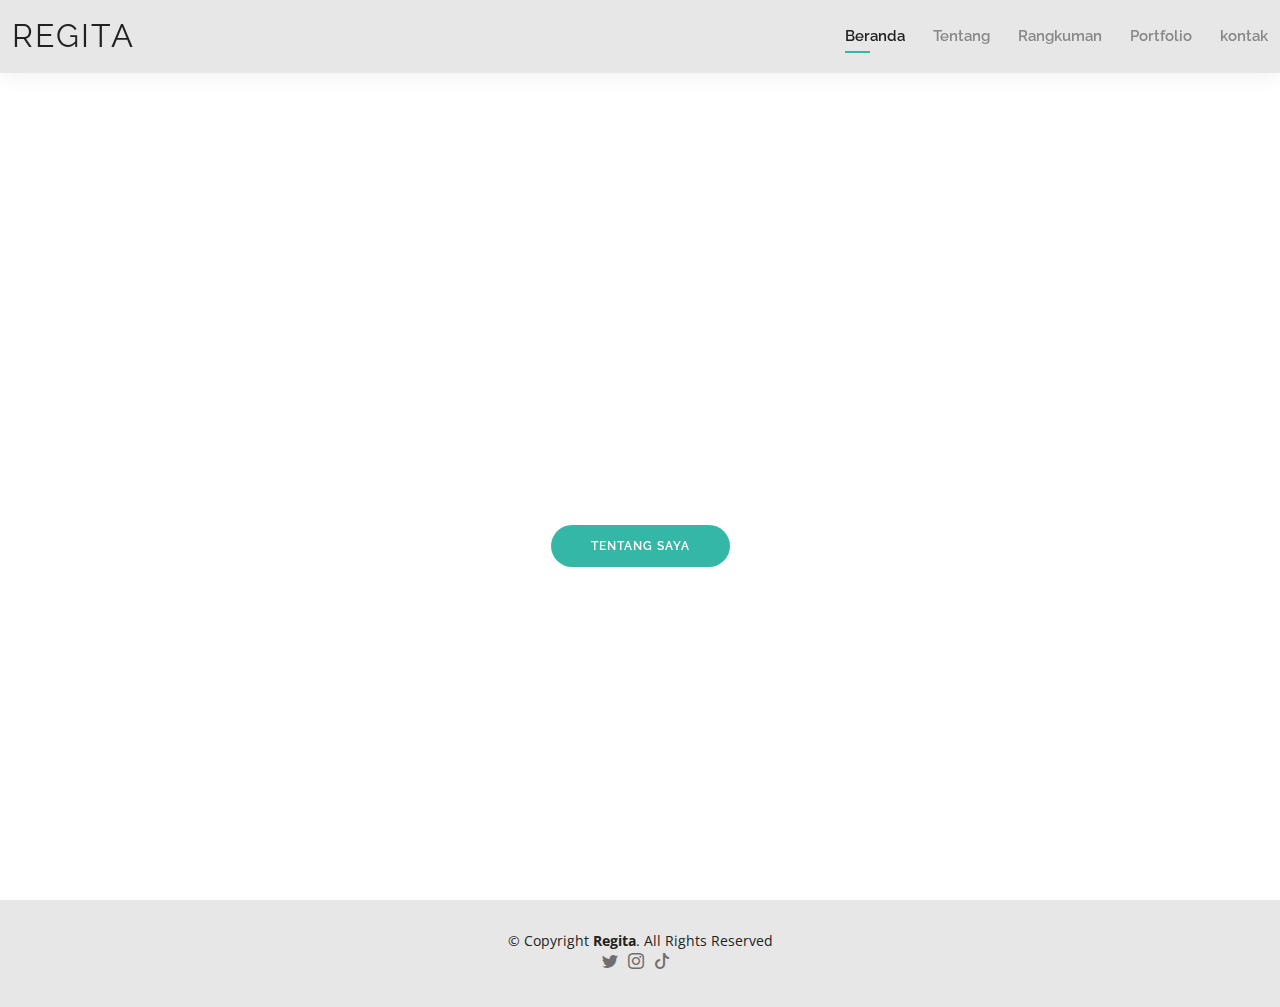
<file: index.html>
<!DOCTYPE html>
<html lang="en">

<head>
  <meta charset="utf-8">
  <meta content="width=device-width, initial-scale=1.0" name="viewport">

  <title>portfolio</title>
  <meta content="" name="description">
  <meta content="" name="keywords">

  <!-- Favicons -->
  <link href="assets/img/apple-touch-icon.png" rel="icon">
  <link href="assets/img/apple-touch-icon.png" rel="apple-touch-icon">

  <!-- Google Fonts -->
  <link href="https://fonts.googleapis.com/css?family=Open+Sans:300,300i,400,400i,600,600i,700,700i|Raleway:300,300i,400,400i,500,500i,600,600i,700,700i|Poppins:300,300i,400,400i,500,500i,600,600i,700,700i" rel="stylesheet">

  <!-- Vendor CSS Files -->
  <link href="assets/vendor/aos/aos.css" rel="stylesheet">
  <link href="assets/vendor/bootstrap/css/bootstrap.min.css" rel="stylesheet">
  <link href="assets/vendor/bootstrap-icons/bootstrap-icons.css" rel="stylesheet">
  <link href="assets/vendor/boxicons/css/boxicons.min.css" rel="stylesheet">
  <link href="assets/vendor/glightbox/css/glightbox.min.css" rel="stylesheet">
  <link href="assets/vendor/swiper/swiper-bundle.min.css" rel="stylesheet">

  <!-- Template Main CSS File -->
  <link href="assets/css/style.css" rel="stylesheet">

  <!-- =======================================================
  * Template Name: Kelly - v4.7.0
  * Template URL: https://bootstrapmade.com/kelly-free-bootstrap-cv-resume-html-template/
  * Author: BootstrapMade.com
  * License: https://bootstrapmade.com/license/
  ======================================================== -->
</head>

<body>

  <!-- ======= Header ======= -->
  <header id="header" class="fixed-top">
    <div class="container-fluid d-flex justify-content-between align-items-center">

      <h2 class="logo me-auto me-lg-0"><a href="index.html">Regita </a></h2>
      <!-- Uncomment below if you prefer to use an image logo -->
      <!-- <a href="index.html" class="logo"><img src="assets/img/logo.png" alt="" class="img-fluid"></a>-->

      <nav id="navbar" class="navbar order-last order-lg-0">
        <ul>
          <li><a class="active" href="index.html">Beranda</a></li>
          <li><a href="about.html">Tentang</a></li>
          <li><a href="resume.html">Rangkuman</a></li>
          <!-- <li><a href="services.html">Services</a></li> -->
          <li><a href="portfolio.html">Portfolio</a></li>
          <li><a href="contact.html">kontak</a></li>
        </ul>
        <i class="bi bi-list mobile-nav-toggle"></i>
      </nav><!-- .navbar -->

      <!-- <div class="header-social-links">
        <a href="https://twitter.com/ayu_shevira" class="twitter"><i class="bi bi-twitter"> ayu_shevira</i></a>
        <a href="#" class="telephone"><i class="bi bi-telephone"> +6285896946993</i></a>
        <a href="https://www.instagram.com/regtaay.s_/" class="instagram"><i class="bi bi-instagram"> regtaay.s_</i></a>
        <a href="#" class="linkedin"><i class="bi bi-linkedin"></i></i></a>
      </div> -->

    </div>

  </header><!-- End Header -->

  <!-- ======= Hero Section ======= -->
  <section id="hero" class="d-flex align-items-center">
    <div class="container d-flex flex-column align-items-center" data-aos="zoom-in" data-aos-delay="100">
      <h1>Regita Ayu Shevira</h1>
      <h2>Saya Adalah Siswa Dari SMKN 4 BANDAR LAMPUNG Dengan Jurusan (RPL) Rekayasa Perangkat Lunak</h2>
      <a href="about.html" class="btn-about">Tentang Saya</a>
    </div>
  </section><!-- End Hero -->
  <!-- ======= Footer ======= -->
  <footer id="footer">
    <div class="container">
      <div class="copyright">
        &copy; Copyright <strong><span>Regita</span></strong>. All Rights Reserved
        <br>
        <div class="header-social-links">
          <a href="https://twitter.com/ayu_shevira" class="twitter"><i class="bi bi-twitter"></i></a>
          <!-- <a href="#" class="telephone"><i class="bi bi-telephone"> +6285896946993</i></a> -->
          <a href="https://www.instagram.com/regtaay.s_/" class="instagram"><i class="bi bi-instagram"></i></a>
          <a href="https://tiktok.com/@milkuucq" class="tiktok"><i class="bi bi-tiktok"></i></a>
          <!-- <a href="#" class="linkedin"><i class="bi bi-linkedin"></i></i></a> -->
      </div>
      <div class="credits">
      </div>
      </div>
    </div>
  </footer><!-- End  Footer -->

  <div id="preloader"></div>
  <a href="#" class="back-to-top d-flex align-items-center justify-content-center"><i class="bi bi-arrow-up-short"></i></a>

  <!-- Vendor JS Files -->
  <script src="assets/vendor/purecounter/purecounter.js"></script>
  <script src="assets/vendor/aos/aos.js"></script>
  <script src="assets/vendor/bootstrap/js/bootstrap.bundle.min.js"></script>
  <script src="assets/vendor/glightbox/js/glightbox.min.js"></script>
  <script src="assets/vendor/isotope-layout/isotope.pkgd.min.js"></script>
  <script src="assets/vendor/swiper/swiper-bundle.min.js"></script>
  <script src="assets/vendor/waypoints/noframework.waypoints.js"></script>
  <script src="assets/vendor/php-email-form/validate.js"></script>

  <!-- Template Main JS File -->
  <script src="assets/js/main.js"></script>

</body>

</html>
</file>
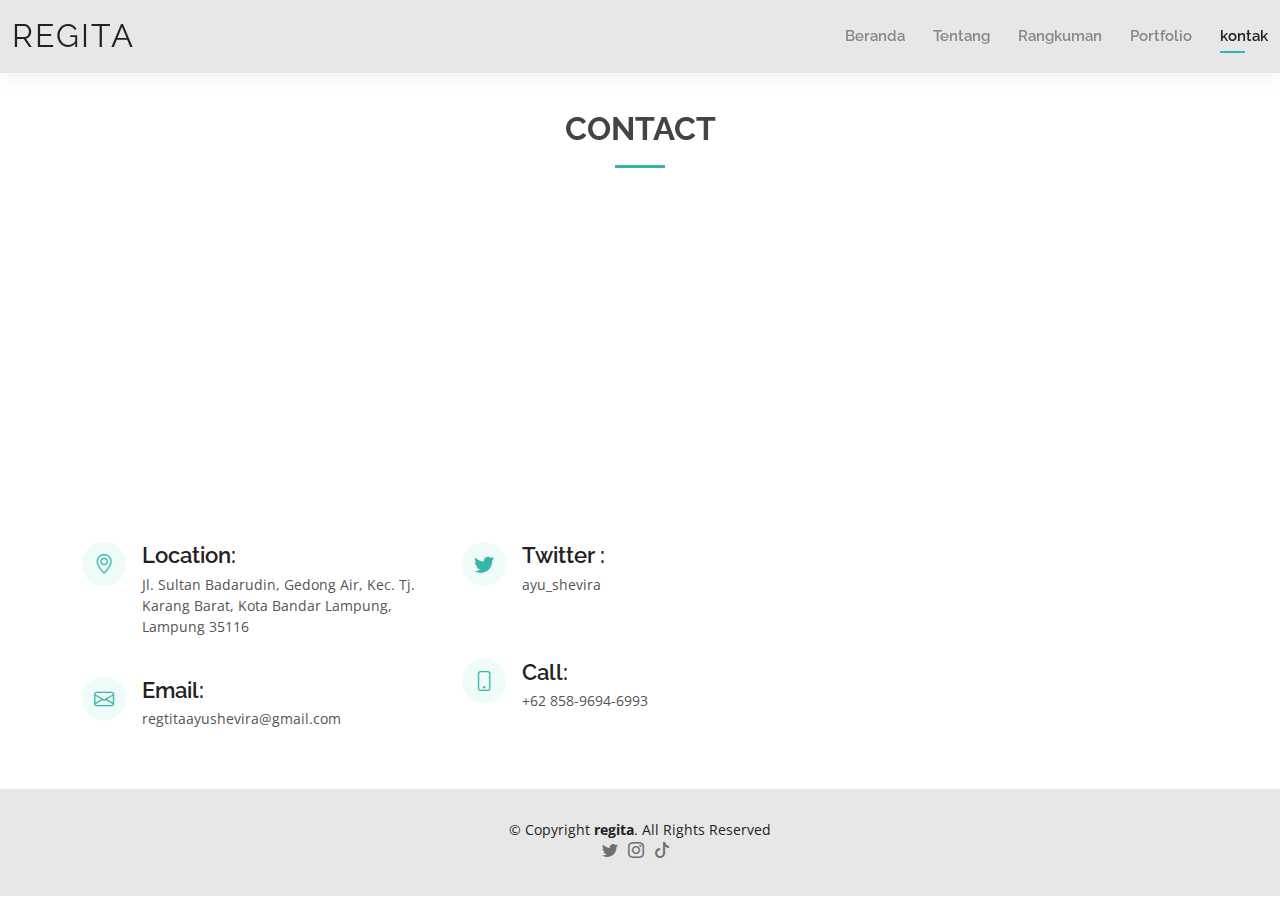
<file: contact.html>
<!DOCTYPE html>
<html lang="en">

<head>
  <meta charset="utf-8">
  <meta content="width=device-width, initial-scale=1.0" name="viewport">

  <title>portfolio-contact</title>
  <meta content="" name="description">
  <meta content="" name="keywords">

  <!-- Favicons -->
  <link href="assets/img/apple-touch-icon.png" rel="icon">
  <link href="assets/img/apple-touch-icon.png" rel="apple-touch-icon">

  <!-- Google Fonts -->
  <link href="https://fonts.googleapis.com/css?family=Open+Sans:300,300i,400,400i,600,600i,700,700i|Raleway:300,300i,400,400i,500,500i,600,600i,700,700i|Poppins:300,300i,400,400i,500,500i,600,600i,700,700i" rel="stylesheet">

  <!-- Vendor CSS Files -->
  <link href="assets/vendor/aos/aos.css" rel="stylesheet">
  <link href="assets/vendor/bootstrap/css/bootstrap.min.css" rel="stylesheet">
  <link href="assets/vendor/bootstrap-icons/bootstrap-icons.css" rel="stylesheet">
  <link href="assets/vendor/boxicons/css/boxicons.min.css" rel="stylesheet">
  <link href="assets/vendor/glightbox/css/glightbox.min.css" rel="stylesheet">
  <link href="assets/vendor/swiper/swiper-bundle.min.css" rel="stylesheet">

  <!-- Template Main CSS File -->
  <link href="assets/css/style.css" rel="stylesheet">

  <!-- =======================================================
  * Template Name: Kelly - v4.7.0
  * Template URL: https://bootstrapmade.com/kelly-free-bootstrap-cv-resume-html-template/
  * Author: BootstrapMade.com
  * License: https://bootstrapmade.com/license/
  ======================================================== -->
</head>

<body>

  <!-- ======= Header ======= -->
  <header id="header" class="fixed-top">
    <div class="container-fluid d-flex justify-content-between align-items-center">

      <h2 class="logo me-auto me-lg-0"><a href="index.html">Regita</a></h2>
      <!-- Uncomment below if you prefer to use an image logo -->
      <!-- <a href="index.html" class="logo"><img src="assets/img/logo.png" alt="" class="img-fluid"></a>-->

      <nav id="navbar" class="navbar order-last order-lg-0">
        <ul>
          <li><a href="index.html">Beranda</a></li>
          <li><a href="about.html">Tentang</a></li>
          <li><a href="resume.html">Rangkuman</a></li>
          <!-- <li><a href="services.html">Services</a></li> -->
          <li><a href="portfolio.html">Portfolio</a></li>
          <li><a class="active" href="contact.html">kontak</a></li>
        </ul>
        <i class="bi bi-list mobile-nav-toggle"></i>
      </nav><!-- .navbar -->

      <!-- <div class="header-social-links">
        <a href="https://twitter.com/ayu_shevira" class="twitter"><i class="bi bi-twitter"> ayu_shevira</i></a>
        <a href="#" class="telephone"><i class="bi bi-telephone"> +6285896946993</i></a>
        <a href="https://www.instagram.com/regtaay.s_/" class="instagram"><i class="bi bi-instagram"> regtaay.s_</i></a>
        <a href="#" class="linkedin"><i class="bi bi-linkedin"></i></i></a>
      </div> -->

    </div>

  </header><!-- End Header -->

  <main id="main">

    <!-- ======= Contact Section ======= -->
    <section id="contact" class="contact">
      <div class="container" data-aos="fade-up">

        <div class="section-title">
          <h2>Contact</h2>
          <p></p>
        </div>

        <div>
          <iframe style="border:0; width: 100%; height: 270px;" src="https://www.google.com/maps/embed?pb=!1m18!1m12!1m3!1d3972.068334428075!2d105.23795211426126!3d-5.406562355518218!2m3!1f0!2f0!3f0!3m2!1i1024!2i768!4f13.1!3m3!1m2!1s0x2e40da8af4d186c9%3A0x441088e4d31e8850!2sAthaya%20Fashion!5e0!3m2!1sid!2sid!4v1649665733296!5m2!1sid!2sid"frameborder="0" allowfullscreen></iframe>
        </div>


        <div class="row mt-5">

          <div class="col-lg-4">
            <div class="info">
              <div class="address">
                <i class="bi bi-geo-alt"></i>
                <h4>Location:</h4>
                <p>Jl. Sultan Badarudin, Gedong Air, Kec. Tj. Karang Barat, Kota Bandar Lampung, Lampung 35116</p>
              </div>

              <div class="email">
                <i class="bi bi-envelope"></i>
                <h4>Email:</h4>
                <p>regtitaayushevira@gmail.com</p>
              </div>
            </div>
          </div>
       
          <div class="col-lg-8">
            <div class="info">
              <div class="col-lg-8 mt-5 mt-lg-0"> 
                <div class="twitter">
                  <i class="bi bi-twitter"></i>
                  <h4>Twitter :</h4>
                  <p>ayu_shevira</p>
                </div>
                <br>
                <div class="phone">
                  <i class="bi bi-phone"></i>
                  <h4>Call:</h4>
                  <p>+62 858-9694-6993</p>
                </div>
              </div>

            </div>
            </div>
         

        

       


    

           

          <!-- <div class="col-lg-8 mt-5 mt-lg-0">

            <form action="forms/contact.php" method="post" role="form" class="php-email-form">
              <div class="row">
                <div class="col-md-6 form-group">
                  <input type="text" name="name" class="form-control" id="name" placeholder="Your Name" required>
                </div>
                <div class="col-md-6 form-group mt-3 mt-md-0">
                  <input type="email" class="form-control" name="email" id="email" placeholder="Your Email" required>
                </div>
              </div>
              <div class="form-group mt-3">
                <input type="text" class="form-control" name="subject" id="subject" placeholder="Subject" required>
              </div>
              <div class="form-group mt-3">
                <textarea class="form-control" name="message" rows="5" placeholder="Message" required></textarea>
              </div>
              <div class="my-3">
                <div class="loading">Loading</div>
                <div class="error-message"></div>
                <div class="sent-message">Your message has been sent. Thank you!</div>
              </div>
              <div class="text-center"><button type="submit">Send Message</button></div>
            </form>

          </div>

        </div>

      </div> -->
    </section><!-- End Contact Section -->

  </main><!-- End #main -->

  <!-- ======= Footer ======= -->
  <footer id="footer">
    <div class="container">
      <div class="copyright">
        &copy; Copyright <strong><span>regita</span></strong>. All Rights Reserved
        <br>
        <div class="header-social-links">
          <a href="https://twitter.com/ayu_shevira" class="twitter"><i class="bi bi-twitter"></i></a>
        <!-- <a href="#" class="telephone"><i class="bi bi-telephone"> +6285896946993</i></a> -->
        <a href="https://www.instagram.com/regtaay.s_/" class="instagram"><i class="bi bi-instagram"></i></a>
        <a href="https://tiktok.com/@milkuucq" class="tiktok"><i class="bi bi-tiktok"></i></a>
        <!-- <a href="#" class="linkedin"><i class="bi bi-linkedin"></i></i></a> -->
        </div>
      </div>
      <div class="credits">
       
      </div>
    </div>
  </footer><!-- End  Footer -->

  <div id="preloader"></div>
  <a href="#" class="back-to-top d-flex align-items-center justify-content-center"><i class="bi bi-arrow-up-short"></i></a>

  <!-- Vendor JS Files -->
  <script src="assets/vendor/purecounter/purecounter.js"></script>
  <script src="assets/vendor/aos/aos.js"></script>
  <script src="assets/vendor/bootstrap/js/bootstrap.bundle.min.js"></script>
  <script src="assets/vendor/glightbox/js/glightbox.min.js"></script>
  <script src="assets/vendor/isotope-layout/isotope.pkgd.min.js"></script>
  <script src="assets/vendor/swiper/swiper-bundle.min.js"></script>
  <script src="assets/vendor/waypoints/noframework.waypoints.js"></script>
  <script src="assets/vendor/php-email-form/validate.js"></script>

  <!-- Template Main JS File -->
  <script src="assets/js/main.js"></script>

</body>

</html>
</file>
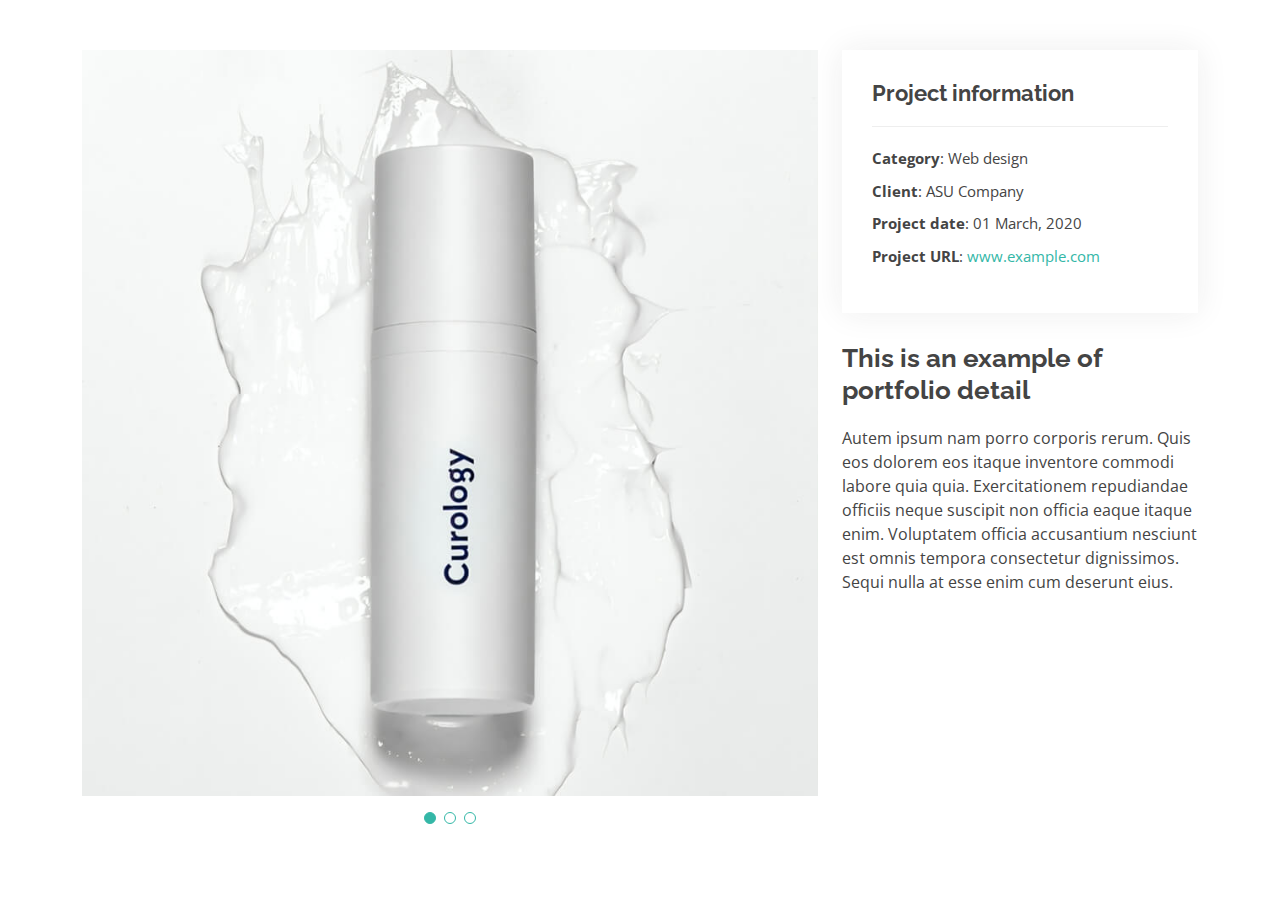
<file: portfolio-details.html>
<!DOCTYPE html>
<html lang="en">

<head>
  <meta charset="utf-8">
  <meta content="width=device-width, initial-scale=1.0" name="viewport">

  <title>Portfolio Details - Kelly Bootstrap Template</title>
  <meta content="" name="description">
  <meta content="" name="keywords">

  <!-- Favicons -->
  <link href="assets/img/favicon.png" rel="icon">
  <link href="assets/img/apple-touch-icon.png" rel="apple-touch-icon">

  <!-- Google Fonts -->
  <link href="https://fonts.googleapis.com/css?family=Open+Sans:300,300i,400,400i,600,600i,700,700i|Raleway:300,300i,400,400i,500,500i,600,600i,700,700i|Poppins:300,300i,400,400i,500,500i,600,600i,700,700i" rel="stylesheet">

  <!-- Vendor CSS Files -->
  <link href="assets/vendor/aos/aos.css" rel="stylesheet">
  <link href="assets/vendor/bootstrap/css/bootstrap.min.css" rel="stylesheet">
  <link href="assets/vendor/bootstrap-icons/bootstrap-icons.css" rel="stylesheet">
  <link href="assets/vendor/boxicons/css/boxicons.min.css" rel="stylesheet">
  <link href="assets/vendor/glightbox/css/glightbox.min.css" rel="stylesheet">
  <link href="assets/vendor/swiper/swiper-bundle.min.css" rel="stylesheet">

  <!-- Template Main CSS File -->
  <link href="assets/css/style.css" rel="stylesheet">

  <!-- =======================================================
  * Template Name: Kelly - v4.7.0
  * Template URL: https://bootstrapmade.com/kelly-free-bootstrap-cv-resume-html-template/
  * Author: BootstrapMade.com
  * License: https://bootstrapmade.com/license/
  ======================================================== -->
</head>

<body>

  <main id="main">

    <!-- ======= Portfolio Details Section ======= -->
    <section id="portfolio-details" class="portfolio-details">
      <div class="container">

        <div class="row gy-4">

          <div class="col-lg-8">
            <div class="portfolio-details-slider swiper">
              <div class="swiper-wrapper align-items-center">

                <div class="swiper-slide">
                  <img src="assets/img/portfolio/portfolio-1.jpg" alt="">
                </div>

                <div class="swiper-slide">
                  <img src="assets/img/portfolio/portfolio-2.jpg" alt="">
                </div>

                <div class="swiper-slide">
                  <img src="assets/img/portfolio/portfolio-3.jpg" alt="">
                </div>

              </div>
              <div class="swiper-pagination"></div>
            </div>
          </div>

          <div class="col-lg-4">
            <div class="portfolio-info">
              <h3>Project information</h3>
              <ul>
                <li><strong>Category</strong>: Web design</li>
                <li><strong>Client</strong>: ASU Company</li>
                <li><strong>Project date</strong>: 01 March, 2020</li>
                <li><strong>Project URL</strong>: <a href="#">www.example.com</a></li>
              </ul>
            </div>
            <div class="portfolio-description">
              <h2>This is an example of portfolio detail</h2>
              <p>
                Autem ipsum nam porro corporis rerum. Quis eos dolorem eos itaque inventore commodi labore quia quia. Exercitationem repudiandae officiis neque suscipit non officia eaque itaque enim. Voluptatem officia accusantium nesciunt est omnis tempora consectetur dignissimos. Sequi nulla at esse enim cum deserunt eius.
              </p>
            </div>
          </div>

        </div>

      </div>
    </section><!-- End Portfolio Details Section -->

  </main><!-- End #main -->

  <div id="preloader"></div>
  <a href="#" class="back-to-top d-flex align-items-center justify-content-center"><i class="bi bi-arrow-up-short"></i></a>

  <!-- Vendor JS Files -->
  <script src="assets/vendor/purecounter/purecounter.js"></script>
  <script src="assets/vendor/aos/aos.js"></script>
  <script src="assets/vendor/bootstrap/js/bootstrap.bundle.min.js"></script>
  <script src="assets/vendor/glightbox/js/glightbox.min.js"></script>
  <script src="assets/vendor/isotope-layout/isotope.pkgd.min.js"></script>
  <script src="assets/vendor/swiper/swiper-bundle.min.js"></script>
  <script src="assets/vendor/waypoints/noframework.waypoints.js"></script>
  <script src="assets/vendor/php-email-form/validate.js"></script>

  <!-- Template Main JS File -->
  <script src="assets/js/main.js"></script>

</body>

</html>
</file>
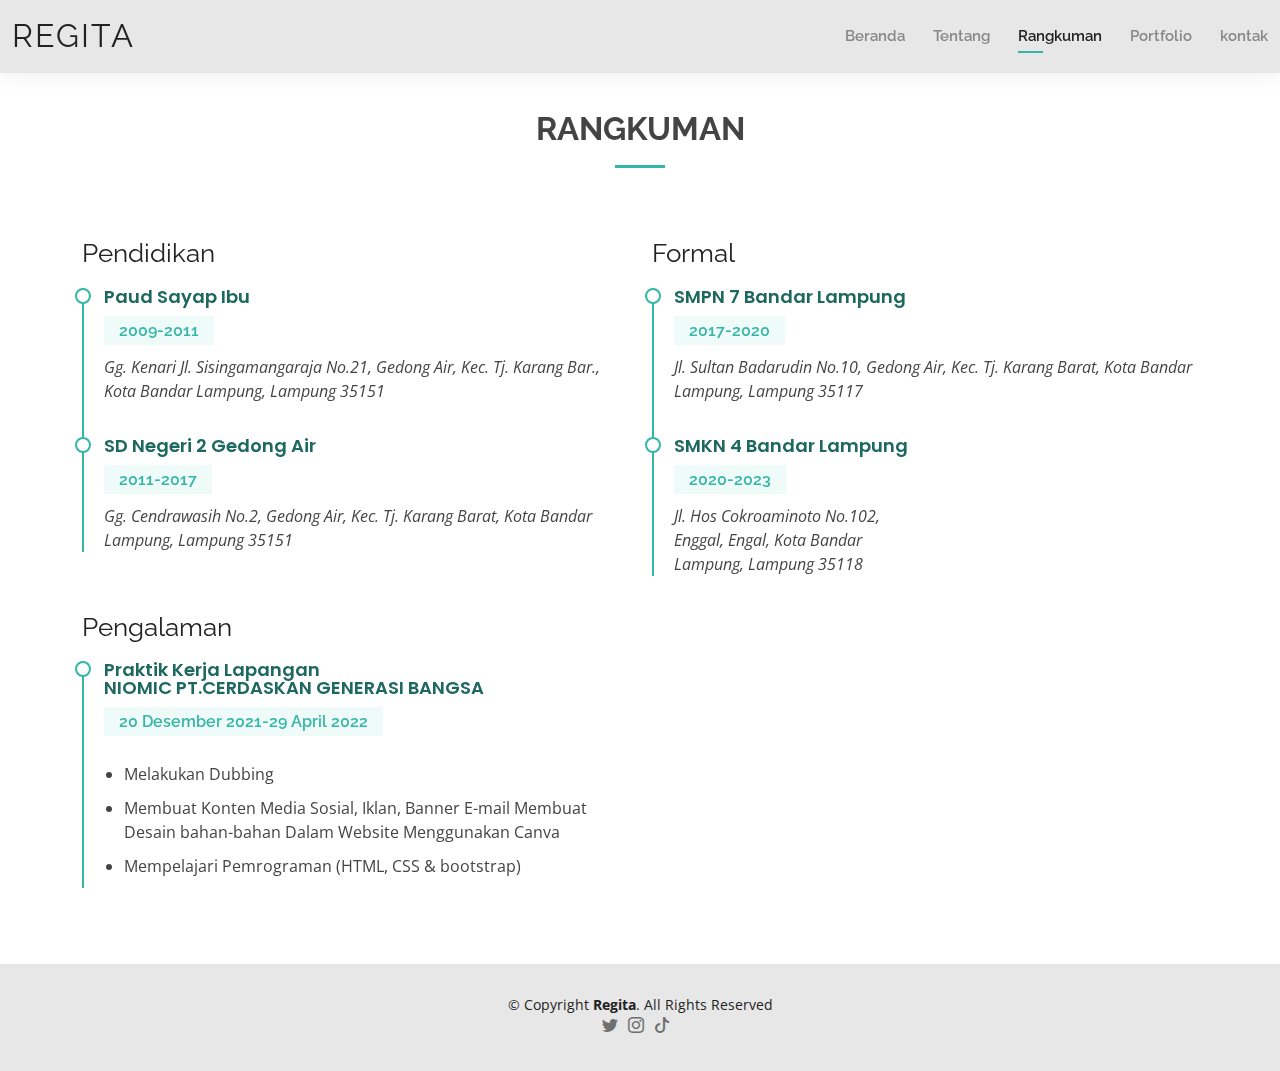
<file: resume.html>
<!DOCTYPE html>
<html lang="en">

<head>
  <meta charset="utf-8">
  <meta content="width=device-width, initial-scale=1.0" name="viewport">

  <title>portfolio-rangkuman</title>
  <meta content="" name="description">
  <meta content="" name="keywords">

  <!-- Favicons -->
  <link href="assets/img/apple-touch-icon.png" rel="icon">
  <link href="assets/img/apple-touch-icon.png" rel="apple-touch-icon">

  <!-- Google Fonts -->
  <link href="https://fonts.googleapis.com/css?family=Open+Sans:300,300i,400,400i,600,600i,700,700i|Raleway:300,300i,400,400i,500,500i,600,600i,700,700i|Poppins:300,300i,400,400i,500,500i,600,600i,700,700i" rel="stylesheet">

  <!-- Vendor CSS Files -->
  <link href="assets/vendor/aos/aos.css" rel="stylesheet">
  <link href="assets/vendor/bootstrap/css/bootstrap.min.css" rel="stylesheet">
  <link href="assets/vendor/bootstrap-icons/bootstrap-icons.css" rel="stylesheet">
  <link href="assets/vendor/boxicons/css/boxicons.min.css" rel="stylesheet">
  <link href="assets/vendor/glightbox/css/glightbox.min.css" rel="stylesheet">
  <link href="assets/vendor/swiper/swiper-bundle.min.css" rel="stylesheet">

  <!-- Template Main CSS File -->
  <link href="assets/css/style.css" rel="stylesheet">

  <!-- =======================================================
  * Template Name: Kelly - v4.7.0
  * Template URL: https://bootstrapmade.com/kelly-free-bootstrap-cv-resume-html-template/
  * Author: BootstrapMade.com
  * License: https://bootstrapmade.com/license/
  ======================================================== -->
</head>

<body>

  <!-- ======= Header ======= -->
  <header id="header" class="fixed-top">
    <div class="container-fluid d-flex justify-content-between align-items-center">

      <h2 class="logo me-auto me-lg-0"><a href="index.html">Regita</a></h2>
      <!-- Uncomment below if you prefer to use an image logo -->
      <!-- <a href="index.html" class="logo"><img src="assets/img/logo.png" alt="" class="img-fluid"></a>-->

      <nav id="navbar" class="navbar order-last order-lg-0">
        <ul>
          <li><a href="index.html">Beranda</a></li>
          <li><a href="about.html">Tentang</a></li>
          <li><a class="active" href="resume.html">Rangkuman</a></li>
          <!-- <li><a href="services.html">Services</a></li> -->
          <li><a href="portfolio.html">Portfolio</a></li>
          <li><a href="contact.html">kontak</a></li>
        </ul>
        <i class="bi bi-list mobile-nav-toggle"></i>
      </nav><!-- .navbar -->

      <!-- <div class="header-social-links">
        <a href="https://twitter.com/ayu_shevira" class="twitter"><i class="bi bi-twitter"> ayu_shevira</i></a>
        <a href="#" class="telephone"><i class="bi bi-telephone"> +6285896946993</i></a>
        <a href="https://www.instagram.com/regtaay.s_/" class="instagram"><i class="bi bi-instagram"> regtaay.s_</i></a>
        <a href="#" class="linkedin"><i class="bi bi-linkedin"></i></i></a>
      </div> -->

    </div>

  </header><!-- End Header -->

  <main id="main">

    <!-- ======= Resume Section ======= -->
    <section id="resume" class="resume">
      <div class="container" data-aos="fade-up">

        <div class="section-title">
          <h2>Rangkuman</h2>
          <p></p>
        </div>

        <div class="row">
          <div class="col-lg-6">
            <h3 class="resume-title">Pendidikan</h3>
            <div class="resume-item">
              <h4>Paud Sayap Ibu</h4>
              <h5>2009-2011</h5>
              <p><em>Gg. Kenari Jl. Sisingamangaraja No.21, Gedong Air, Kec. Tj. Karang Bar., Kota Bandar Lampung, Lampung 35151</em></p>
            </div>

            <!-- <h3 class="resume-title">Education</h3> -->
            <div class="resume-item">
              <h4>SD Negeri 2 Gedong Air</h4>
              <h5>2011-2017</h5>
              <p><em>Gg. Cendrawasih No.2, Gedong Air, Kec. Tj. Karang Barat, Kota Bandar Lampung, Lampung 35151</em></p>
            </div>
          </div>

          <div class="col-lg-6">
            <h3 class="resume-title">Formal</h3>
            <div class="resume-item">
              <h4>SMPN 7 Bandar Lampung</h4>
              <h5>2017-2020</h5>
              <p><em>Jl. Sultan Badarudin No.10, Gedong Air, Kec. Tj. Karang Barat, Kota Bandar Lampung, Lampung 35117</em></p>
              <!-- <p>
              <ul>
                <li>Lead in the design, development, and implementation of the graphic, layout, and production communication materials</li>
                <li>Delegate tasks to the 7 members of the design team and provide counsel on all aspects of the project. </li>
                <li>Supervise the assessment of all graphic materials in order to ensure quality and accuracy of the design</li>
                <li>Oversee the efficient use of production project budgets ranging from $2,000 - $25,000</li>
              </ul>
              </p> -->
            </div>
            <div class="col-lg-6">
              <!-- <h3 class="resume-title">Education</h3> -->
            <div class="resume-item">
              <h4>SMKN 4 Bandar Lampung</h4>
              <h5>2020-2023</h5>
              <p><em>Jl. Hos Cokroaminoto No.102, Enggal, Engal, Kota Bandar Lampung, Lampung 35118</em></p>
              <!-- <p>
              <ul>
                <li>Developed numerous marketing programs (logos, brochures,infographics, presentations, and advertisements).</li>
                <li>Managed up to 5 projects or tasks at a given time while under pressure</li>
                <li>Recommended and consulted with clients on the most appropriate graphic design</li>
                <li>Created 4+ design presentations and proposals a month for clients and account managers</li>
              </ul>
              </p> -->
            </div>
          </div>
        </div>

        <div class="row">
          <div class="col-lg-6">
            <h3 class="resume-title">Pengalaman</h3>
            <div class="resume-item">
              <h4>Praktik Kerja Lapangan <BR>
              NIOMIC PT.CERDASKAN GENERASI BANGSA</h4>
              <h5>20 Desember 2021-29 April 2022</h5>
              <p>
                <ul>
                  <li>Melakukan Dubbing </li>
                  <li>Membuat Konten Media Sosial, Iklan, Banner E-mail  Membuat Desain bahan-bahan Dalam Website Menggunakan Canva</li>
                  <li>Mempelajari Pemrograman (HTML, CSS & bootstrap)</li> 
                </ul>
              </p>
            </div>
          

      </div>
    </section><!-- End Resume Section -->


  </main><!-- End #main -->

  <!-- ======= Footer ======= -->
  <footer id="footer">
    <div class="container">
      <div class="copyright">
        &copy; Copyright <strong><span>Regita</span></strong>. All Rights Reserved
        <br>
        <div class="header-social-links">
          <a href="https://twitter.com/ayu_shevira" class="twitter"><i class="bi bi-twitter"></i></a>
          <!-- <a href="#" class="telephone"><i class="bi bi-telephone"> +6285896946993</i></a> -->
          <a href="https://www.instagram.com/regtaay.s_/" class="instagram"><i class="bi bi-instagram"></i></a>
          <a href="https://tiktok.com/@milkuucq" class="tiktok"><i class="bi bi-tiktok"></i></a>
          <!-- <a href="#" class="linkedin"><i class="bi bi-linkedin"></i></i></a> -->
      </div>
      </div>
      <div class="credits">
        <!-- All the links in the footer should remain intact. -->
        <!-- You can delete the links only if you purchased the pro version. -->
        <!-- Licensing information: https://bootstrapmade.com/license/ -->
        <!-- Purchase the pro version with working PHP/AJAX contact form: https://bootstrapmade.com/kelly-free-bootstrap-cv-resume-html-template/ -->
        <!-- Designed by <a href="https://bootstrapmade.com/">BootstrapMade</a> -->
      </div>
    </div>
  </footer><!-- End  Footer -->

  <div id="preloader"></div>
  <a href="#" class="back-to-top d-flex align-items-center justify-content-center"><i class="bi bi-arrow-up-short"></i></a>

  <!-- Vendor JS Files -->
  <script src="assets/vendor/purecounter/purecounter.js"></script>
  <script src="assets/vendor/aos/aos.js"></script>
  <script src="assets/vendor/bootstrap/js/bootstrap.bundle.min.js"></script>
  <script src="assets/vendor/glightbox/js/glightbox.min.js"></script>
  <script src="assets/vendor/isotope-layout/isotope.pkgd.min.js"></script>
  <script src="assets/vendor/swiper/swiper-bundle.min.js"></script>
  <script src="assets/vendor/waypoints/noframework.waypoints.js"></script>
  <script src="assets/vendor/php-email-form/validate.js"></script>

  <!-- Template Main JS File -->
  <script src="assets/js/main.js"></script>

</body>

</html>
</file>
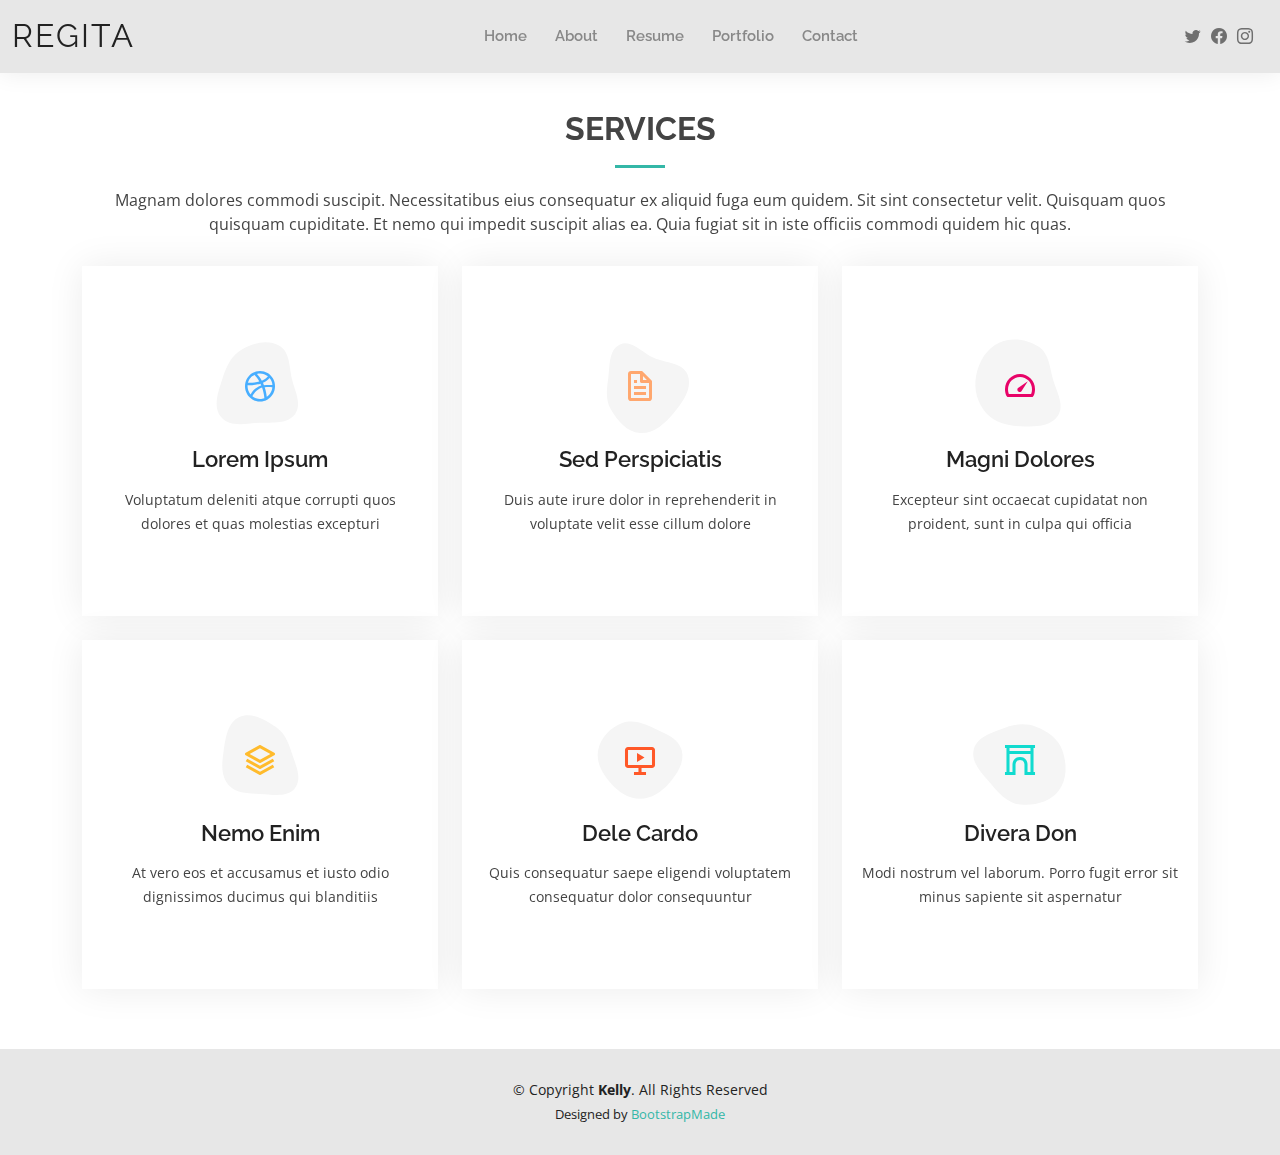
<file: services.html>
<!DOCTYPE html>
<html lang="en">

<head>
  <meta charset="utf-8">
  <meta content="width=device-width, initial-scale=1.0" name="viewport">

  <title>Services - regita</title>
  <meta content="" name="description">
  <meta content="" name="keywords">

  <!-- Favicons -->
  <link href="assets/img/favicon.png" rel="icon">
  <link href="assets/img/apple-touch-icon.png" rel="apple-touch-icon">

  <!-- Google Fonts -->
  <link href="https://fonts.googleapis.com/css?family=Open+Sans:300,300i,400,400i,600,600i,700,700i|Raleway:300,300i,400,400i,500,500i,600,600i,700,700i|Poppins:300,300i,400,400i,500,500i,600,600i,700,700i" rel="stylesheet">

  <!-- Vendor CSS Files -->
  <link href="assets/vendor/aos/aos.css" rel="stylesheet">
  <link href="assets/vendor/bootstrap/css/bootstrap.min.css" rel="stylesheet">
  <link href="assets/vendor/bootstrap-icons/bootstrap-icons.css" rel="stylesheet">
  <link href="assets/vendor/boxicons/css/boxicons.min.css" rel="stylesheet">
  <link href="assets/vendor/glightbox/css/glightbox.min.css" rel="stylesheet">
  <link href="assets/vendor/swiper/swiper-bundle.min.css" rel="stylesheet">

  <!-- Template Main CSS File -->
  <link href="assets/css/style.css" rel="stylesheet">

  <!-- =======================================================
  * Template Name: Kelly - v4.7.0
  * Template URL: https://bootstrapmade.com/kelly-free-bootstrap-cv-resume-html-template/
  * Author: BootstrapMade.com
  * License: https://bootstrapmade.com/license/
  ======================================================== -->
</head>

<body>

  <!-- ======= Header ======= -->
  <header id="header" class="fixed-top">
    <div class="container-fluid d-flex justify-content-between align-items-center">

      <h1 class="logo me-auto me-lg-0"><a href="index.html">Regita</a></h1>
      <!-- Uncomment below if you prefer to use an image logo -->
      <!-- <a href="index.html" class="logo"><img src="assets/img/logo.png" alt="" class="img-fluid"></a>-->

      <nav id="navbar" class="navbar order-last order-lg-0">
        <ul>
          <li><a href="index.html">Home</a></li>
          <li><a href="about.html">About</a></li>
          <li><a href="resume.html">Resume</a></li>
          <!-- <li><a class="active" href="services.html">Services</a></li> -->
          <li><a href="portfolio.html">Portfolio</a></li>
          <li><a href="contact.html">Contact</a></li>
        </ul>
        <i class="bi bi-list mobile-nav-toggle"></i>
      </nav><!-- .navbar -->

      <div class="header-social-links">
        <a href="https://twitter.com/ayu_shevira" class="twitter"><i class="bi bi-twitter"></i></a>
        <a href="#" class="facebook"><i class="bi bi-facebook"></i></a>
        <a href="https://www.instagram.com/regtaay.s_/" class="instagram"><i class="bi bi-instagram"></i></a>
        <!-- <a href="#" class="linkedin"><i class="bi bi-linkedin"></i></i></a> -->
      </div>

    </div>

  </header><!-- End Header -->

  <main id="main">

    <!-- ======= Services Section ======= -->
    <section id="services" class="services">
      <div class="container" data-aos="fade-up">

        <div class="section-title">
          <h2>Services</h2>
          <p>Magnam dolores commodi suscipit. Necessitatibus eius consequatur ex aliquid fuga eum quidem. Sit sint consectetur velit. Quisquam quos quisquam cupiditate. Et nemo qui impedit suscipit alias ea. Quia fugiat sit in iste officiis commodi quidem hic quas.</p>
        </div>

        <div class="row">
          <div class="col-lg-4 col-md-6 d-flex align-items-stretch" data-aos="zoom-in" data-aos-delay="100">
            <div class="icon-box iconbox-blue">
              <div class="icon">
                <svg width="100" height="100" viewBox="0 0 600 600" xmlns="http://www.w3.org/2000/svg">
                  <path stroke="none" stroke-width="0" fill="#f5f5f5" d="M300,521.0016835830174C376.1290562159157,517.8887921683347,466.0731472004068,529.7835943286574,510.70327084640275,468.03025145048787C554.3714126377745,407.6079735673963,508.03601936045806,328.9844924480964,491.2728898941984,256.3432110539036C474.5976632858925,184.082847569629,479.9380746630129,96.60480741107993,416.23090153303,58.64404602377083C348.86323505073057,18.502131276798302,261.93793281208167,40.57373210992963,193.5410806939664,78.93577620505333C130.42746243093433,114.334589627462,98.30271207620316,179.96522072025542,76.75703585869454,249.04625023123273C51.97151888228291,328.5150500222984,13.704378332031375,421.85034740162234,66.52175969318436,486.19268352777647C119.04800174914682,550.1803526380478,217.28368757567262,524.383925680826,300,521.0016835830174"></path>
                </svg>
                <i class="bx bxl-dribbble"></i>
              </div>
              <h4><a href="">Lorem Ipsum</a></h4>
              <p>Voluptatum deleniti atque corrupti quos dolores et quas molestias excepturi</p>
            </div>
          </div>

          <div class="col-lg-4 col-md-6 d-flex align-items-stretch mt-4 mt-md-0" data-aos="zoom-in" data-aos-delay="200">
            <div class="icon-box iconbox-orange ">
              <div class="icon">
                <svg width="100" height="100" viewBox="0 0 600 600" xmlns="http://www.w3.org/2000/svg">
                  <path stroke="none" stroke-width="0" fill="#f5f5f5" d="M300,582.0697525312426C382.5290701553225,586.8405444964366,449.9789794690241,525.3245884688669,502.5850820975895,461.55621195738473C556.606425686781,396.0723002908107,615.8543463187945,314.28637112970534,586.6730223649479,234.56875336149918C558.9533121215079,158.8439757836574,454.9685369536778,164.00468322053177,381.49747125262974,130.76875717737553C312.15926192815925,99.40240125094834,248.97055460311594,18.661163978235184,179.8680185752513,50.54337015887873C110.5421016452524,82.52863877960104,119.82277516462835,180.83849132639028,109.12597500060166,256.43424936330496C100.08760227029461,320.3096726198365,92.17705696193138,384.0621239912766,124.79988738764834,439.7174275375508C164.83382741302287,508.01625554203684,220.96474134820875,577.5009287672846,300,582.0697525312426"></path>
                </svg>
                <i class="bx bx-file"></i>
              </div>
              <h4><a href="">Sed Perspiciatis</a></h4>
              <p>Duis aute irure dolor in reprehenderit in voluptate velit esse cillum dolore</p>
            </div>
          </div>

          <div class="col-lg-4 col-md-6 d-flex align-items-stretch mt-4 mt-lg-0" data-aos="zoom-in" data-aos-delay="300">
            <div class="icon-box iconbox-pink">
              <div class="icon">
                <svg width="100" height="100" viewBox="0 0 600 600" xmlns="http://www.w3.org/2000/svg">
                  <path stroke="none" stroke-width="0" fill="#f5f5f5" d="M300,541.5067337569781C382.14930387511276,545.0595476570109,479.8736841581634,548.3450877840088,526.4010558755058,480.5488172755941C571.5218469581645,414.80211281144784,517.5187510058486,332.0715597781072,496.52539010469104,255.14436215662573C477.37192572678356,184.95920475031193,473.57363656557914,105.61284051026155,413.0603344069578,65.22779650032875C343.27470386102294,18.654635553484475,251.2091493199835,5.337323636656869,175.0934190732945,40.62881213300186C97.87086631185822,76.43348514350839,51.98124368387456,156.15599469081315,36.44837278890362,239.84606092416172C21.716077023791087,319.22268207091537,43.775223500013084,401.1760424656574,96.891909868211,461.97329694683043C147.22146801428983,519.5804099606455,223.5754009179313,538.201503339737,300,541.5067337569781"></path>
                </svg>
                <i class="bx bx-tachometer"></i>
              </div>
              <h4><a href="">Magni Dolores</a></h4>
              <p>Excepteur sint occaecat cupidatat non proident, sunt in culpa qui officia</p>
            </div>
          </div>

          <div class="col-lg-4 col-md-6 d-flex align-items-stretch mt-4" data-aos="zoom-in" data-aos-delay="100">
            <div class="icon-box iconbox-yellow">
              <div class="icon">
                <svg width="100" height="100" viewBox="0 0 600 600" xmlns="http://www.w3.org/2000/svg">
                  <path stroke="none" stroke-width="0" fill="#f5f5f5" d="M300,503.46388370962813C374.79870501325706,506.71871716319447,464.8034551963731,527.1746412648533,510.4981551193396,467.86667711651364C555.9287308511215,408.9015244558933,512.6030010748507,327.5744911775523,490.211057578863,256.5855673507754C471.097692560561,195.9906835881958,447.69079081568157,138.11976852964426,395.19560036434837,102.3242989838813C329.3053358748298,57.3949838291264,248.02791733380457,8.279543830951368,175.87071277845988,42.242879143198664C103.41431057327972,76.34704239035025,93.79494320519305,170.9812938413882,81.28167332365135,250.07896920659033C70.17666984294237,320.27484674793965,64.84698225790005,396.69656628748305,111.28512138212992,450.4950937839243C156.20124167950087,502.5303643271138,231.32542653798444,500.4755392045468,300,503.46388370962813"></path>
                </svg>
                <i class="bx bx-layer"></i>
              </div>
              <h4><a href="">Nemo Enim</a></h4>
              <p>At vero eos et accusamus et iusto odio dignissimos ducimus qui blanditiis</p>
            </div>
          </div>

          <div class="col-lg-4 col-md-6 d-flex align-items-stretch mt-4" data-aos="zoom-in" data-aos-delay="200">
            <div class="icon-box iconbox-red">
              <div class="icon">
                <svg width="100" height="100" viewBox="0 0 600 600" xmlns="http://www.w3.org/2000/svg">
                  <path stroke="none" stroke-width="0" fill="#f5f5f5" d="M300,532.3542879108572C369.38199826031484,532.3153073249985,429.10787420159085,491.63046689027357,474.5244479745417,439.17860296908856C522.8885846962883,383.3225815378663,569.1668002868075,314.3205725914397,550.7432151929288,242.7694973846089C532.6665558377875,172.5657663291529,456.2379748765914,142.6223662098291,390.3689995646985,112.34683881706744C326.66090330228417,83.06452184765237,258.84405631176094,53.51806209861945,193.32584062364296,78.48882559362697C121.61183558270385,105.82097193414197,62.805066853699245,167.19869350419734,48.57481801355237,242.6138429142374C34.843463184063346,315.3850353017275,76.69343916112496,383.4422959591041,125.22947124332185,439.3748458443577C170.7312796277747,491.8107796887764,230.57421082200815,532.3932930995766,300,532.3542879108572"></path>
                </svg>
                <i class="bx bx-slideshow"></i>
              </div>
              <h4><a href="">Dele Cardo</a></h4>
              <p>Quis consequatur saepe eligendi voluptatem consequatur dolor consequuntur</p>
            </div>
          </div>

          <div class="col-lg-4 col-md-6 d-flex align-items-stretch mt-4" data-aos="zoom-in" data-aos-delay="300">
            <div class="icon-box iconbox-teal">
              <div class="icon">
                <svg width="100" height="100" viewBox="0 0 600 600" xmlns="http://www.w3.org/2000/svg">
                  <path stroke="none" stroke-width="0" fill="#f5f5f5" d="M300,566.797414625762C385.7384707136149,576.1784315230908,478.7894351017131,552.8928747891023,531.9192734346935,484.94944893311C584.6109503024035,417.5663521118492,582.489472248146,322.67544863468447,553.9536738515405,242.03673114598146C529.1557734026468,171.96086150256528,465.24506316201064,127.66468636344209,395.9583748389544,100.7403814666027C334.2173773831606,76.7482773500951,269.4350130405921,84.62216499799875,207.1952322260088,107.2889140133804C132.92018162631612,134.33871894543012,41.79353780512637,160.00259165414826,22.644507872594943,236.69541883565114C3.319112789854554,314.0945973066697,72.72355303640163,379.243833228382,124.04198916343866,440.3218312028393C172.9286146004772,498.5055451809895,224.45579914871206,558.5317968840102,300,566.797414625762"></path>
                </svg>
                <i class="bx bx-arch"></i>
              </div>
              <h4><a href="">Divera Don</a></h4>
              <p>Modi nostrum vel laborum. Porro fugit error sit minus sapiente sit aspernatur</p>
            </div>
          </div>

        </div>

      </div>
    </section><!-- End Services Section -->

  </main><!-- End #main -->

  <!-- ======= Footer ======= -->
  <footer id="footer">
    <div class="container">
      <div class="copyright">
        &copy; Copyright <strong><span>Kelly</span></strong>. All Rights Reserved
      </div>
      <div class="credits">
        <!-- All the links in the footer should remain intact. -->
        <!-- You can delete the links only if you purchased the pro version. -->
        <!-- Licensing information: https://bootstrapmade.com/license/ -->
        <!-- Purchase the pro version with working PHP/AJAX contact form: https://bootstrapmade.com/kelly-free-bootstrap-cv-resume-html-template/ -->
        Designed by <a href="https://bootstrapmade.com/">BootstrapMade</a>
      </div>
    </div>
  </footer><!-- End  Footer -->

  <div id="preloader"></div>
  <a href="#" class="back-to-top d-flex align-items-center justify-content-center"><i class="bi bi-arrow-up-short"></i></a>

  <!-- Vendor JS Files -->
  <script src="assets/vendor/purecounter/purecounter.js"></script>
  <script src="assets/vendor/aos/aos.js"></script>
  <script src="assets/vendor/bootstrap/js/bootstrap.bundle.min.js"></script>
  <script src="assets/vendor/glightbox/js/glightbox.min.js"></script>
  <script src="assets/vendor/isotope-layout/isotope.pkgd.min.js"></script>
  <script src="assets/vendor/swiper/swiper-bundle.min.js"></script>
  <script src="assets/vendor/waypoints/noframework.waypoints.js"></script>
  <script src="assets/vendor/php-email-form/validate.js"></script>

  <!-- Template Main JS File -->
  <script src="assets/js/main.js"></script>

</body>

</html>
</file>
<file: assets/css/style.css>
/**
* Template Name: Kelly - v4.7.0
* Template URL: https://bootstrapmade.com/kelly-free-bootstrap-cv-resume-html-template/
* Author: BootstrapMade.com
* License: https://bootstrapmade.com/license/
*/

/*--------------------------------------------------------------
# General
--------------------------------------------------------------*/
body {
  font-family: "Open Sans", sans-serif;
  color: #444444;
}

a {
  color: #34b7a7;
  text-decoration: none;
}

a:hover {
  color: #51cdbe;
  text-decoration: none;
}

h1, h2, h3, h4, h5, h6 {
  font-family: "Raleway", sans-serif;
}

#main {
  margin-top: 50px;
}
@media (max-width: 992px) {
  #main {
    margin-top: 30px;
  }
}

/*--------------------------------------------------------------
# Preloader
--------------------------------------------------------------*/
#preloader {
  position: fixed;
  top: 0;
  left: 0;
  right: 0;
  bottom: 0;
  z-index: 9999;
  overflow: hidden;
  background: #fff;
}

#preloader:before {
  content: "";
  position: fixed;
  top: calc(50% - 30px);
  left: calc(50% - 30px);
  border: 6px solid #34b7a7;
  border-top-color: #dcf5f2;
  border-radius: 50%;
  width: 60px;
  height: 60px;
  -webkit-animation: animate-preloader 1s linear infinite;
  animation: animate-preloader 1s linear infinite;
}

@-webkit-keyframes animate-preloader {
  0% {
    transform: rotate(0deg);
  }
  100% {
    transform: rotate(360deg);
  }
}

@keyframes animate-preloader {
  0% {
    transform: rotate(0deg);
  }
  100% {
    transform: rotate(360deg);
  }
}
/*--------------------------------------------------------------
# Back to top button
--------------------------------------------------------------*/
.back-to-top {
  position: fixed;
  visibility: hidden;
  opacity: 0;
  right: 15px;
  bottom: 15px;
  z-index: 996;
  background: #34b7a7;
  width: 40px;
  height: 40px;
  border-radius: 50px;
  transition: all 0.4s;
}
.back-to-top i {
  font-size: 24px;
  color: #fff;
  line-height: 0;
}
.back-to-top:hover {
  background: #49cbbb;
  color: #fff;
}
.back-to-top.active {
  visibility: visible;
  opacity: 1;
}

/*--------------------------------------------------------------
# Header
--------------------------------------------------------------*/
#header {
  background: #e7e7e7;
  box-shadow: 0px 0px 25px 0 rgba(0, 0, 0, 0.08);
  z-index: 997;
  padding: 15px 0;
}
#header .logo {
  font-size: 32px;
  margin: 0;
  padding: 0;
  line-height: 1;
  font-weight: 400;
  letter-spacing: 2px;
  text-transform: uppercase;
}
#header .logo a {
  color: #222222;
}
#header .logo img {
  max-height: 40px;
}
@media (max-width: 992px) {
  #header .logo {
    font-size: 28px;
  }
}

/*--------------------------------------------------------------
# Header Social Links
--------------------------------------------------------------*/
.header-social-links {
  padding-right: 15px;
}
.header-social-links a {
  color: #6f6f6f;
  padding-left: 6px;
  display: inline-block;
  line-height: 0px;
  transition: 0.3s;
  font-size: 16px;
}
.header-social-links a:hover {
  color: #34b7a7;
}

/*--------------------------------------------------------------
# Navigation Menu
--------------------------------------------------------------*/
/**
* Desktop Navigation 
*/
.navbar {
  padding: 0;
}
.navbar ul {
  margin: 0;
  padding: 0;
  display: flex;
  list-style: none;
  align-items: center;
}
.navbar li {
  position: relative;
  padding: 10px 0 10px 28px;
}
.navbar a, .navbar a:focus {
  display: flex;
  align-items: center;
  justify-content: space-between;
  font-family: "Raleway", sans-serif;
  font-size: 15px;
  font-weight: 600;
  color: #888888;
  white-space: nowrap;
  transition: 0.3s;
  position: relative;
}
.navbar a i, .navbar a:focus i {
  font-size: 12px;
  line-height: 0;
  margin-left: 5px;
}
.navbar > ul > li > a:before {
  content: "";
  position: absolute;
  width: 0;
  height: 2px;
  bottom: -5px;
  left: 0;
  background-color: #34b7a7;
  visibility: hidden;
  width: 0px;
  transition: all 0.3s ease-in-out 0s;
}
.navbar a:hover:before, .navbar li:hover > a:before, .navbar .active:before {
  visibility: visible;
  width: 25px;
}
.navbar a:hover, .navbar .active, .navbar .active:focus, .navbar li:hover > a {
  color: #222222;
}
.navbar .dropdown ul {
  display: block;
  position: absolute;
  left: 14px;
  top: calc(100% + 30px);
  margin: 0;
  padding: 10px 0;
  z-index: 99;
  opacity: 0;
  visibility: hidden;
  background: #fff;
  box-shadow: 0px 0px 30px rgba(127, 137, 161, 0.25);
  transition: 0.3s;
  border-radius: 4px;
}
.navbar .dropdown ul li {
  min-width: 200px;
  padding: 0;
}
.navbar .dropdown ul a {
  padding: 10px 20px;
  font-size: 15px;
  text-transform: none;
  font-weight: 600;
}
.navbar .dropdown ul a i {
  font-size: 12px;
}
.navbar .dropdown ul a:hover, .navbar .dropdown ul .active:hover, .navbar .dropdown ul li:hover > a {
  color: #34b7a7;
}
.navbar .dropdown:hover > ul {
  opacity: 1;
  top: 100%;
  visibility: visible;
}
.navbar .dropdown .dropdown ul {
  top: 0;
  left: calc(100% - 30px);
  visibility: hidden;
}
.navbar .dropdown .dropdown:hover > ul {
  opacity: 1;
  top: 0;
  left: 100%;
  visibility: visible;
}
@media (max-width: 1366px) {
  .navbar .dropdown .dropdown ul {
    left: -90%;
  }
  .navbar .dropdown .dropdown:hover > ul {
    left: -100%;
  }
}

/**
* Mobile Navigation 
*/
.mobile-nav-toggle {
  color: #222222;
  font-size: 28px;
  cursor: pointer;
  display: none;
  line-height: 0;
  transition: 0.5s;
}
.mobile-nav-toggle.bi-x {
  color: #fff;
}

@media (max-width: 991px) {
  .mobile-nav-toggle {
    display: block;
  }

  .navbar ul {
    display: none;
  }
}
.navbar-mobile {
  position: fixed;
  overflow: hidden;
  top: 0;
  right: 0;
  left: 0;
  bottom: 0;
  background: rgba(9, 9, 9, 0.9);
  transition: 0.3s;
  z-index: 999;
}
.navbar-mobile .mobile-nav-toggle {
  position: absolute;
  top: 15px;
  right: 15px;
}
.navbar-mobile ul {
  display: block;
  position: absolute;
  top: 55px;
  right: 15px;
  bottom: 15px;
  left: 15px;
  padding: 10px 0;
  border-radius: 10px;
  background-color: #fff;
  overflow-y: auto;
  transition: 0.3s;
}
.navbar-mobile a, .navbar-mobile a:focus {
  font-size: 15px;
  padding-right: 15px;
  color: #222222;
}
.navbar-mobile a:hover, .navbar-mobile .active, .navbar-mobile li:hover > a {
  color: #34b7a7;
}
.navbar-mobile .getstarted, .navbar-mobile .getstarted:focus {
  margin: 15px;
}
.navbar-mobile .dropdown ul {
  position: static;
  display: none;
  margin: 10px 20px;
  padding: 10px 0;
  z-index: 99;
  opacity: 1;
  visibility: visible;
  background: #fff;
  box-shadow: 0px 0px 30px rgba(127, 137, 161, 0.25);
}
.navbar-mobile .dropdown ul li {
  min-width: 200px;
}
.navbar-mobile .dropdown ul a {
  padding: 10px 20px;
}
.navbar-mobile .dropdown ul a i {
  font-size: 12px;
}
.navbar-mobile .dropdown ul a:hover, .navbar-mobile .dropdown ul .active:hover, .navbar-mobile .dropdown ul li:hover > a {
  color: #34b7a7;
}
.navbar-mobile .dropdown > .dropdown-active {
  display: block;
}

/*--------------------------------------------------------------
# Hero Section
--------------------------------------------------------------*/

#hero {
  width: 100%;
  height: 100vh;
  background-color: #222222;
  background: transparent;
  background: url("https://cdn.discordapp.com/attachments/947750681752793148/963455336684073000/png_20220412_220704_0000.png") top right;
  background-size: 50%;
}
#hero .container {
  padding-top: 70px;
  position: relative;
}
@media (max-width: 992px) {
  #hero .container {
    padding-top: 58px;
}

}
#hero h1 {
  margin: 0;
  font-size: 48px;
  font-weight: 700;
  line-height: 56px;
  color: #ffffff;
}
#hero h2 {
  color: #ffffff;
  margin: 10px 0 0 0;
  font-size: 22px;
}
#hero .btn-about {
  font-family: "Raleway", sans-serif;
  text-transform: uppercase;
  font-weight: 600;
  font-size: 12px;
  letter-spacing: 1px;
  display: inline-block;
  padding: 12px 40px;
  border-radius: 50px;
  transition: 0.5s;
  margin-top: 30px;
  color: #fff;
  background: #34b7a7;
}
#hero .btn-about:hover {
  background: #3dc8b7;
}
@media (min-width: 1024px) {
  #hero {
    background-attachment: fixed;
  }
}
@media (max-width: 992px) {
  #hero:before {
    content: "";
    background: rgba(255, 255, 255, 0.8);
    position: absolute;
    bottom: 0;
    top: 0;
    left: 0;
    right: 0;
  }
  #hero h1 {
    font-size: 28px;
    line-height: 36px;
  }
  #hero h2 {
    font-size: 18px;
    line-height: 24px;
  }
}

/*--------------------------------------------------------------
# Sections General
--------------------------------------------------------------*/
section {
  padding: 60px 0;
}

.section-bg {
  background-color: #181818;
}

.section-title {
  text-align: center;
  padding-bottom: 30px;
}
.section-title h2 {
  font-size: 32px;
  font-weight: bold;
  text-transform: uppercase;
  margin-bottom: 20px;
  padding-bottom: 20px;
  position: relative;
}
.section-title h2::after {
  content: "";
  position: absolute;
  display: block;
  width: 50px;
  height: 3px;
  background: #34b7a7;
  bottom: 0;
  left: calc(50% - 25px);
}
.section-title p {
  margin-bottom: 0;
}

/*--------------------------------------------------------------
# Cta
--------------------------------------------------------------*/
.cta {
  background: linear-gradient(rgba(0, 0, 0, 0.6), rgba(0, 0, 0, 0.6)), url("../img/bg-1.jpg") fixed center center;
  background-size: cover;
  padding: 80px 0;
}
.cta h3 {
  color: #fff;
  font-size: 28px;
  font-weight: 700;
}
.cta p {
  color: #fff;
}
.cta .cta-btn {
  font-family: "Raleway", sans-serif;
  text-transform: uppercase;
  font-weight: 500;
  font-size: 16px;
  letter-spacing: 1px;
  display: inline-block;
  padding: 8px 20px;
  border-radius: 2px;
  transition: 0.5s;
  margin: 10px;
  border: 2px solid #fff;
  color: rgb(255, 255, 255);
}
.cta .cta-btn:hover {
  background: #34b7a7;
  border: 2px solid #34b7a7;
}
@media (max-width: 1024px) {
  .cta {
    background-attachment: scroll;
  }
}
@media (min-width: 769px) {
  .cta .cta-btn-container {
    display: flex;
    align-items: center;
    justify-content: flex-end;
  }
}

/*--------------------------------------------------------------
# About
--------------------------------------------------------------*/
.about .content h3 {
  font-weight: 700;
  font-size: 26px;
  color: #555555;
}
.about .content ul {
  list-style: none;
  padding: 0;
}
.about .content ul li {
  padding-bottom: 10px;
}
.about .content ul i {
  font-size: 20px;
  padding-right: 2px;
  color: #34b7a7;
}
.about .content p:last-child {
  margin-bottom: 0;
}

/*--------------------------------------------------------------
# Skills
--------------------------------------------------------------*/
.skills .progress {
  height: 60px;
  display: block;
  background: none;
  border-radius: 0;
}
.skills .progress .skill {
  padding: 10px 0;
  margin: 0 0 6px 0;
  text-transform: uppercase;
  display: block;
  font-weight: 600;
  font-family: "Poppins", sans-serif;
  color: #222222;
}
.skills .progress .skill .val {
  float: right;
  font-style: normal;
}
.skills .progress-bar-wrap {
  background: #f3f3f3;
}
.skills .progress-bar {
  width: 1px;
  height: 10px;
  transition: 0.9s;
  background-color: #34b7a7;
}

/*--------------------------------------------------------------
# Facts
--------------------------------------------------------------*/
.facts .counters span {
  font-size: 48px;
  display: block;
  color: #34b7a7;
}
.facts .counters p {
  padding: 0;
  margin: 0 0 20px 0;
  font-family: "Raleway", sans-serif;
  font-size: 14px;
}

/*--------------------------------------------------------------
# Testimonials
--------------------------------------------------------------*/
.testimonials .section-header {
  margin-bottom: 40px;
}
.testimonials .testimonials-carousel, .testimonials .testimonials-slider {
  overflow: hidden;
}
.testimonials .testimonial-item {
  text-align: center;
}
.testimonials .testimonial-item .testimonial-img {
  width: 120px;
  border-radius: 50%;
  border: 4px solid #fff;
  margin: 0 auto;
}
.testimonials .testimonial-item h3 {
  font-size: 20px;
  font-weight: bold;
  margin: 10px 0 5px 0;
  color: #111;
}
.testimonials .testimonial-item h4 {
  font-size: 14px;
  color: #999;
  margin: 0 0 15px 0;
}
.testimonials .testimonial-item .quote-icon-left, .testimonials .testimonial-item .quote-icon-right {
  color: #c8efea;
  font-size: 26px;
}
.testimonials .testimonial-item .quote-icon-left {
  display: inline-block;
  left: -5px;
  position: relative;
}
.testimonials .testimonial-item .quote-icon-right {
  display: inline-block;
  right: -5px;
  position: relative;
  top: 10px;
}
.testimonials .testimonial-item p {
  font-style: italic;
  margin: 0 auto 15px auto;
}
@media (min-width: 992px) {
  .testimonials .testimonial-item p {
    width: 80%;
  }
}
.testimonials .swiper-pagination {
  margin-top: 20px;
  position: relative;
}
.testimonials .swiper-pagination .swiper-pagination-bullet {
  width: 12px;
  height: 12px;
  background-color: #fff;
  opacity: 1;
  border: 1px solid #34b7a7;
}
.testimonials .swiper-pagination .swiper-pagination-bullet-active {
  background-color: #34b7a7;
}

/*--------------------------------------------------------------
# Resume
--------------------------------------------------------------*/
.resume .resume-title {
  font-size: 26px;
  font-weight: 400;
  margin-top: 20px;
  margin-bottom: 20px;
  color: #222222;
}
.resume .resume-item {
  padding: 0 0 20px 20px;
  margin-top: -2px;
  border-left: 2px solid #34b7a7;
  position: relative;
}
.resume .resume-item h4 {
  line-height: 18px;
  font-size: 18px;
  font-weight: 600;
  font-family: "Poppins", sans-serif;
  color: #1d685f;
  margin-bottom: 10px;
}
.resume .resume-item h5 {
  font-size: 16px;
  background: #effbf9;
  padding: 5px 15px;
  display: inline-block;
  font-weight: 600;
  margin-bottom: 10px;
  color: #34b7a7;
}
.resume .resume-item ul {
  padding-left: 20px;
}
.resume .resume-item ul li {
  padding-bottom: 10px;
}
.resume .resume-item:last-child {
  padding-bottom: 0;
}
.resume .resume-item::before {
  content: "";
  position: absolute;
  width: 16px;
  height: 16px;
  border-radius: 50px;
  left: -9px;
  top: 0;
  background: #fff;
  border: 2px solid #34b7a7;
}

/*--------------------------------------------------------------
# Services
--------------------------------------------------------------*/
.services .icon-box {
  text-align: center;
  padding: 70px 20px 80px 20px;
  transition: all ease-in-out 0.3s;
  background: #fff;
  box-shadow: 0px 0 35px 0 rgba(0, 0, 0, 0.08);
}
.services .icon-box .icon {
  margin: 0 auto;
  width: 100px;
  height: 100px;
  display: flex;
  align-items: center;
  justify-content: center;
  transition: ease-in-out 0.3s;
  position: relative;
}
.services .icon-box .icon i {
  font-size: 36px;
  transition: 0.5s;
  position: relative;
}
.services .icon-box .icon svg {
  position: absolute;
  top: 0;
  left: 0;
}
.services .icon-box .icon svg path {
  transition: 0.5s;
  fill: #f5f5f5;
}
.services .icon-box h4 {
  font-weight: 600;
  margin: 10px 0 15px 0;
  font-size: 22px;
}
.services .icon-box h4 a {
  color: #222222;
  transition: ease-in-out 0.3s;
}
.services .icon-box p {
  line-height: 24px;
  font-size: 14px;
  margin-bottom: 0;
}
.services .iconbox-blue i {
  color: #47aeff;
}
.services .iconbox-blue:hover .icon i {
  color: #fff;
}
.services .iconbox-blue:hover .icon path {
  fill: #47aeff;
}
.services .iconbox-orange i {
  color: #ffa76e;
}
.services .iconbox-orange:hover .icon i {
  color: #fff;
}
.services .iconbox-orange:hover .icon path {
  fill: #ffa76e;
}
.services .iconbox-pink i {
  color: #e80368;
}
.services .iconbox-pink:hover .icon i {
  color: #fff;
}
.services .iconbox-pink:hover .icon path {
  fill: #e80368;
}
.services .iconbox-yellow i {
  color: #ffbb2c;
}
.services .iconbox-yellow:hover .icon i {
  color: #fff;
}
.services .iconbox-yellow:hover .icon path {
  fill: #ffbb2c;
}
.services .iconbox-red i {
  color: #ff5828;
}
.services .iconbox-red:hover .icon i {
  color: #fff;
}
.services .iconbox-red:hover .icon path {
  fill: #ff5828;
}
.services .iconbox-teal i {
  color: #11dbcf;
}
.services .iconbox-teal:hover .icon i {
  color: #fff;
}
.services .iconbox-teal:hover .icon path {
  fill: #11dbcf;
}

/*--------------------------------------------------------------
# Portfolio
--------------------------------------------------------------*/
.portfolio .portfolio-item {
  margin-bottom: 30px;
}
.portfolio #portfolio-flters {
  padding: 0;
  margin: 0 auto 20px auto;
  list-style: none;
  text-align: center;
}
.portfolio #portfolio-flters li {
  cursor: pointer;
  display: inline-block;
  padding: 8px 16px 10px 16px;
  font-size: 13px;
  font-weight: 500;
  line-height: 1;
  text-transform: uppercase;
  color: #444444;
  margin-bottom: 5px;
  transition: all 0.3s ease-in-out;
  border-radius: 50px;
}
.portfolio #portfolio-flters li:hover, .portfolio #portfolio-flters li.filter-active {
  color: #fff;
  background: #34b7a7;
}
.portfolio #portfolio-flters li:last-child {
  margin-right: 0;
}
.portfolio .portfolio-wrap {
  transition: 0.3s;
  position: relative;
  overflow: hidden;
  z-index: 1;
  background: rgba(34, 34, 34, 0.6);
}
.portfolio .portfolio-wrap::before {
  content: "";
  background: rgba(34, 34, 34, 0.6);
  position: absolute;
  left: 0;
  right: 0;
  top: 0;
  bottom: 0;
  transition: all ease-in-out 0.3s;
  z-index: 2;
  opacity: 0;
}
.portfolio .portfolio-wrap img {
  transition: all ease-in-out 0.3s;
}
.portfolio .portfolio-wrap .portfolio-info {
  opacity: 0;
  position: absolute;
  top: 0;
  left: 0;
  right: 0;
  bottom: 0;
  z-index: 3;
  transition: all ease-in-out 0.3s;
  display: flex;
  flex-direction: column;
  justify-content: flex-end;
  align-items: flex-start;
  padding: 20px;
}
.portfolio .portfolio-wrap .portfolio-info h4 {
  font-size: 20px;
  color: #fff;
  font-weight: 600;
}
.portfolio .portfolio-wrap .portfolio-info p {
  color: rgba(255, 255, 255, 0.7);
  font-size: 14px;
  text-transform: uppercase;
  padding: 0;
  margin: 0;
  font-style: italic;
}
.portfolio .portfolio-wrap .portfolio-links {
  text-align: center;
  z-index: 4;
}
.portfolio .portfolio-wrap .portfolio-links a {
  color: #fff;
  margin: 0 5px 0 0;
  font-size: 28px;
  display: inline-block;
  transition: 0.3s;
}
.portfolio .portfolio-wrap .portfolio-links a:hover {
  color: #78d9cd;
}
.portfolio .portfolio-wrap:hover::before {
  opacity: 1;
}
.portfolio .portfolio-wrap:hover img {
  transform: scale(1.2);
}
.portfolio .portfolio-wrap:hover .portfolio-info {
  opacity: 1;
}

/*--------------------------------------------------------------
# Portfolio Details
--------------------------------------------------------------*/
.portfolio-details {
  padding-top: 0;
}
.portfolio-details .portfolio-details-slider img {
  width: 100%;
}
.portfolio-details .portfolio-details-slider .swiper-pagination {
  margin-top: 20px;
  position: relative;
}
.portfolio-details .portfolio-details-slider .swiper-pagination .swiper-pagination-bullet {
  width: 12px;
  height: 12px;
  background-color: #fff;
  opacity: 1;
  border: 1px solid #34b7a7;
}
.portfolio-details .portfolio-details-slider .swiper-pagination .swiper-pagination-bullet-active {
  background-color: #34b7a7;
}
.portfolio-details .portfolio-info {
  padding: 30px;
  box-shadow: 0px 0 30px rgba(34, 34, 34, 0.08);
}
.portfolio-details .portfolio-info h3 {
  font-size: 22px;
  font-weight: 700;
  margin-bottom: 20px;
  padding-bottom: 20px;
  border-bottom: 1px solid #eee;
}
.portfolio-details .portfolio-info ul {
  list-style: none;
  padding: 0;
  font-size: 15px;
}
.portfolio-details .portfolio-info ul li + li {
  margin-top: 10px;
}
.portfolio-details .portfolio-description {
  padding-top: 30px;
}
.portfolio-details .portfolio-description h2 {
  font-size: 26px;
  font-weight: 700;
  margin-bottom: 20px;
}
.portfolio-details .portfolio-description p {
  padding: 0;
}

/*--------------------------------------------------------------
# Contact
--------------------------------------------------------------*/
.contact .info {
  width: 100%;
  background: #fff;
}
.contact .info i {
  font-size: 20px;
  color: #34b7a7;
  float: left;
  width: 44px;
  height: 44px;
  background: #effbf9;
  display: flex;
  justify-content: center;
  align-items: center;
  border-radius: 50px;
  transition: all 0.3s ease-in-out;
}
.contact .info h4 {
  padding: 0 0 0 60px;
  font-size: 22px;
  font-weight: 600;
  margin-bottom: 5px;
  color: #222222;
}
.contact .info p {
  padding: 0 0 0 60px;
  margin-bottom: 0;
  font-size: 14px;
  color: #555555;
}
.contact .info .email, .contact .info .phone {
  margin-top: 40px;
}
.contact .info .email:hover i, .contact .info .address:hover i, .contact .info .phone:hover i {
  background: #34b7a7;
  color: #fff;
}
.contact .php-email-form {
  width: 100%;
  background: #fff;
}
.contact .php-email-form .form-group {
  padding-bottom: 8px;
}
.contact .php-email-form .error-message {
  display: none;
  color: #fff;
  background: #ed3c0d;
  text-align: center;
  padding: 15px;
  font-weight: 600;
}
.contact .php-email-form .sent-message {
  display: none;
  color: #fff;
  background: #18d26e;
  text-align: center;
  padding: 15px;
  font-weight: 600;
}
.contact .php-email-form .loading {
  display: none;
  background: #fff;
  text-align: center;
  padding: 15px;
}
.contact .php-email-form .loading:before {
  content: "";
  display: inline-block;
  border-radius: 50%;
  width: 24px;
  height: 24px;
  margin: 0 10px -6px 0;
  border: 3px solid #18d26e;
  border-top-color: #eee;
  -webkit-animation: animate-loading 1s linear infinite;
  animation: animate-loading 1s linear infinite;
}
.contact .php-email-form input, .contact .php-email-form textarea {
  border-radius: 4px;
  box-shadow: none;
  font-size: 14px;
}
.contact .php-email-form input:focus, .contact .php-email-form textarea:focus {
  border-color: #34b7a7;
}
.contact .php-email-form input {
  height: 44px;
}
.contact .php-email-form textarea {
  padding: 10px 12px;
}
.contact .php-email-form button[type=submit] {
  background: #34b7a7;
  border: 0;
  padding: 10px 30px 12px 30px;
  color: #fff;
  transition: 0.4s;
  border-radius: 50px;
}
.contact .php-email-form button[type=submit]:hover {
  background: #3dc8b7;
}
@-webkit-keyframes animate-loading {
  0% {
    transform: rotate(0deg);
  }
  100% {
    transform: rotate(360deg);
  }
}
@keyframes animate-loading {
  0% {
    transform: rotate(0deg);
  }
  100% {
    transform: rotate(360deg);
  }
}

/*--------------------------------------------------------------
# Footer
--------------------------------------------------------------*/
#footer {
  background: #e7e7e7;
  padding: 30px 0;
  color: #222222;
  font-size: 14px;
  text-align: center;
}
#footer .credits {
  padding-top: 5px;
  font-size: 13px;
}
#footer .credits a {
  color: #34b7a7;
}
</file>
